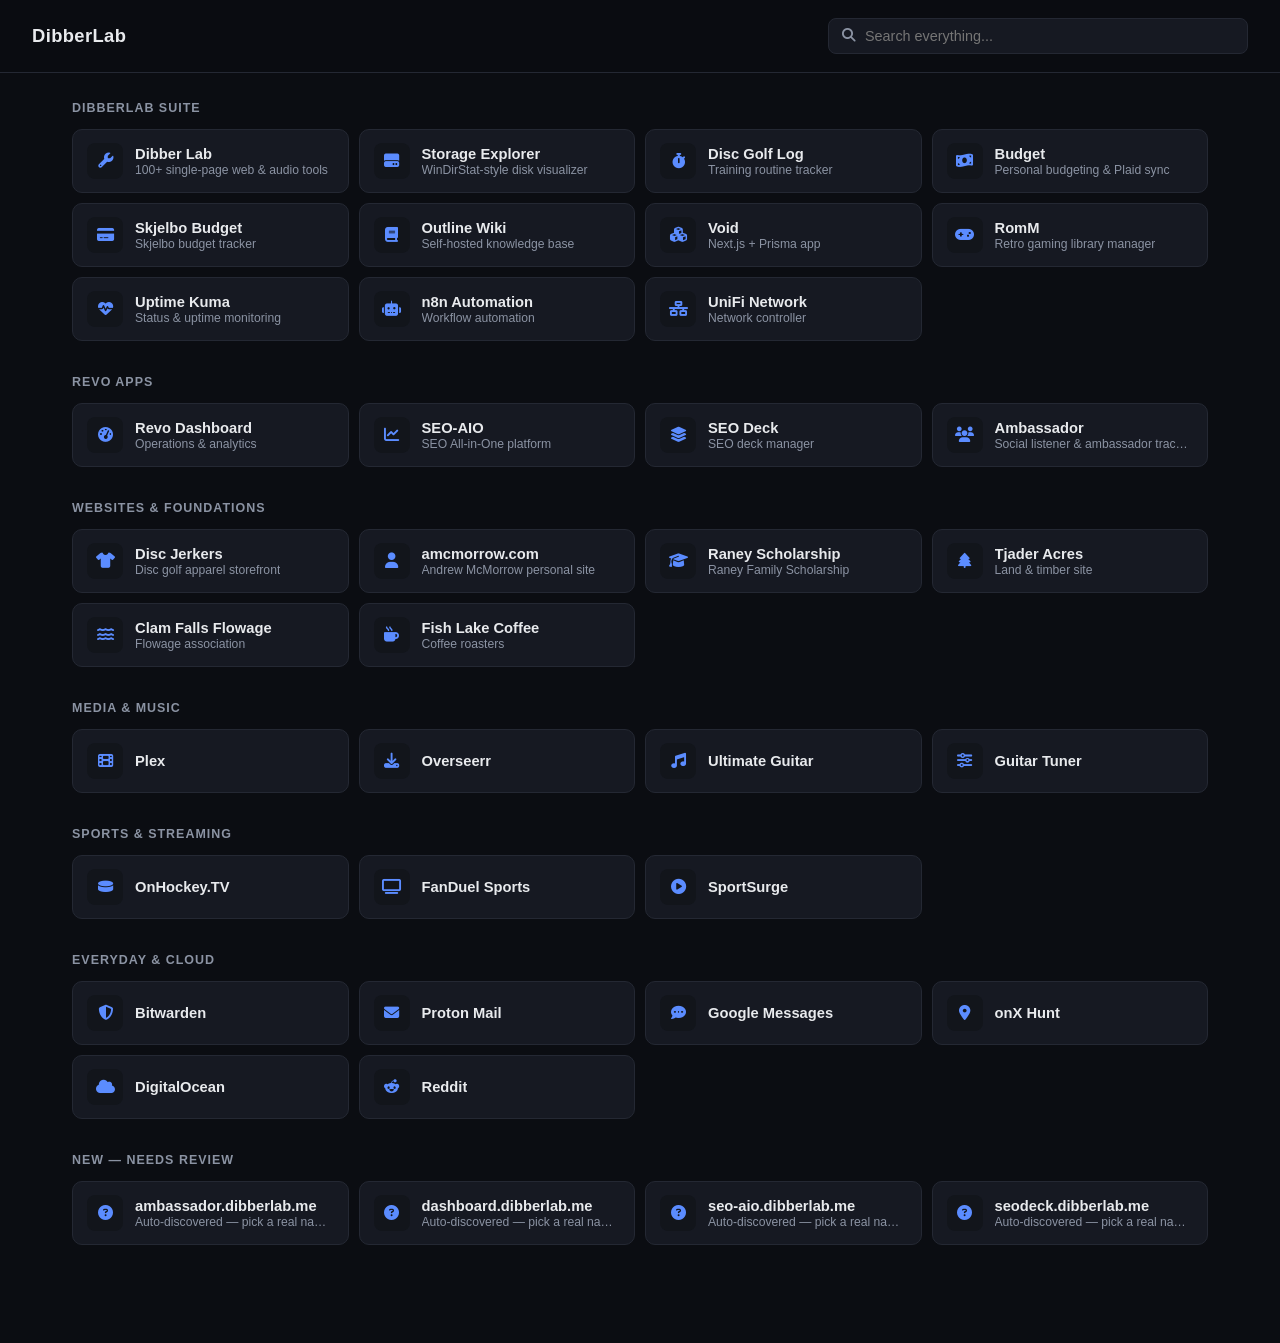
<file: public/index.html>
<!doctype html>
<html lang="en">
<head>
<meta charset="utf-8">
<meta name="viewport" content="width=device-width, initial-scale=1">
<title>DibberLab</title>
<link rel="stylesheet" href="https://cdnjs.cloudflare.com/ajax/libs/font-awesome/6.5.1/css/all.min.css">
<link rel="stylesheet" href="style.css">
</head>
<body>
  <header class="topbar">
    <div class="brand">DibberLab</div>
    <div class="search-wrap">
      <i class="fa-solid fa-magnifying-glass"></i>
      <input id="search" type="text" placeholder="Search everything..." autocomplete="off">
    </div>
  </header>

  <main id="main">
    <p class="loading">Loading...</p>
  </main>

  <script src="app.js"></script>
</body>
</html>
</file>
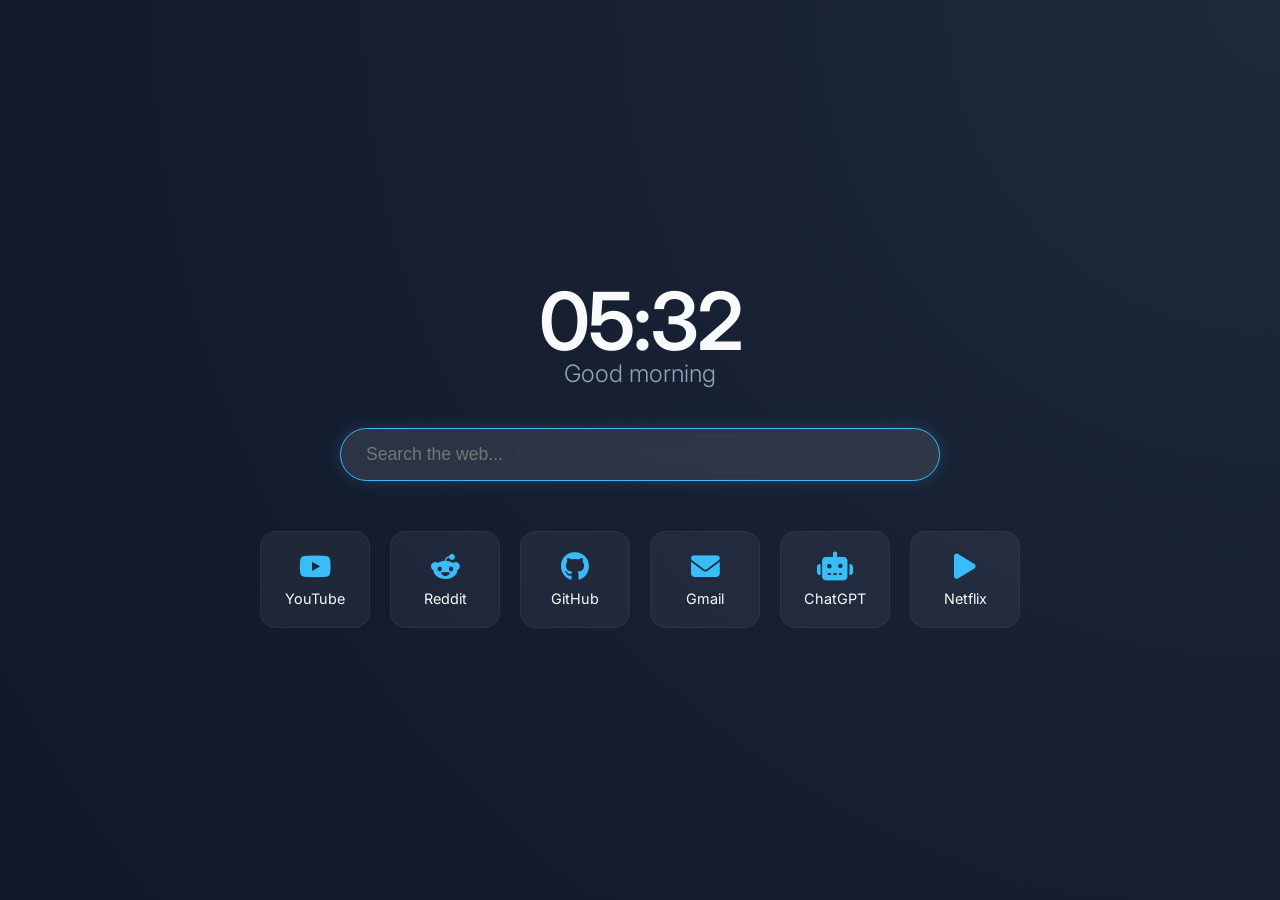
<file: OLD-index.html>
<!DOCTYPE html>
<html lang="en">
<head>
    <meta charset="UTF-8">
    <meta name="viewport" content="width=device-width, initial-scale=1.0">
    <title>New Tab</title>
    <link href="https://fonts.googleapis.com/css2?family=Inter:wght@300;400;600&display=swap" rel="stylesheet">
    <link rel="stylesheet" href="https://cdnjs.cloudflare.com/ajax/libs/font-awesome/6.4.0/css/all.min.css">
    
    <style>
        :root {
            /* Color Palette - Change these to customize */
            --bg-color: #0f172a;
            --card-bg: rgba(255, 255, 255, 0.05);
            --card-hover: rgba(255, 255, 255, 0.1);
            --text-main: #f8fafc;
            --text-muted: #94a3b8;
            --accent: #38bdf8;
        }

        * {
            box-sizing: border-box;
            margin: 0;
            padding: 0;
        }

        body {
            font-family: 'Inter', sans-serif;
            background-color: var(--bg-color);
            /* Subtle gradient background */
            background-image: radial-gradient(circle at top right, #1e293b, #0f172a);
            color: var(--text-main);
            height: 100vh;
            display: flex;
            flex-direction: column;
            align-items: center;
            justify-content: center;
            overflow: hidden;
        }

        /* Container */
        .container {
            width: 100%;
            max-width: 800px;
            padding: 20px;
            text-align: center;
        }

        /* Time and Greeting */
        .time-section {
            margin-bottom: 40px;
        }

        #clock {
            font-size: 5rem;
            font-weight: 600;
            letter-spacing: -2px;
            color: var(--text-main);
        }

        #greeting {
            font-size: 1.5rem;
            color: var(--text-muted);
            font-weight: 300;
            margin-top: -10px;
        }

        /* Search Bar */
        .search-container {
            margin-bottom: 50px;
            position: relative;
        }

        .search-bar {
            width: 100%;
            max-width: 600px;
            padding: 15px 25px;
            border-radius: 50px;
            border: 1px solid rgba(255,255,255,0.1);
            background: var(--card-bg);
            color: white;
            font-size: 1.1rem;
            outline: none;
            transition: all 0.3s ease;
            backdrop-filter: blur(10px);
        }

        .search-bar:focus {
            background: var(--card-hover);
            border-color: var(--accent);
            box-shadow: 0 0 15px rgba(56, 189, 248, 0.2);
        }

        /* Links Grid */
        .links-grid {
            display: grid;
            grid-template-columns: repeat(auto-fit, minmax(110px, 1fr));
            gap: 20px;
            width: 100%;
        }

        .link-card {
            background: var(--card-bg);
            padding: 20px;
            border-radius: 16px;
            text-decoration: none;
            color: var(--text-main);
            display: flex;
            flex-direction: column;
            align-items: center;
            justify-content: center;
            gap: 10px;
            transition: transform 0.2s, background 0.2s;
            border: 1px solid rgba(255,255,255,0.05);
        }

        .link-card:hover {
            transform: translateY(-5px);
            background: var(--card-hover);
            border-color: rgba(255,255,255,0.2);
        }

        .link-card i {
            font-size: 1.8rem;
            color: var(--accent);
        }

        .link-card span {
            font-size: 0.9rem;
            font-weight: 400;
        }

        /* Responsive adjustments */
        @media (max-width: 600px) {
            #clock { font-size: 3.5rem; }
            .grid { grid-template-columns: repeat(3, 1fr); }
        }
    </style>
</head>
<body>

    <div class="container">
        
        <div class="time-section">
            <div id="clock">00:00</div>
            <div id="greeting">Hello</div>
        </div>

        <form action="https://www.google.com/search" method="GET" class="search-container">
            <input type="text" name="q" class="search-bar" placeholder="Search the web..." autocomplete="off" autofocus>
        </form>

        <div class="links-grid">
            
            <a href="https://youtube.com" class="link-card">
                <i class="fa-brands fa-youtube"></i>
                <span>YouTube</span>
            </a>

            <a href="https://reddit.com" class="link-card">
                <i class="fa-brands fa-reddit-alien"></i>
                <span>Reddit</span>
            </a>

            <a href="https://github.com" class="link-card">
                <i class="fa-brands fa-github"></i>
                <span>GitHub</span>
            </a>

            <a href="https://mail.google.com" class="link-card">
                <i class="fa-solid fa-envelope"></i>
                <span>Gmail</span>
            </a>

            <a href="https://chatgpt.com" class="link-card">
                <i class="fa-solid fa-robot"></i>
                <span>ChatGPT</span>
            </a>

            <a href="https://netflix.com" class="link-card">
                <i class="fa-solid fa-play"></i>
                <span>Netflix</span>
            </a>

        </div>
    </div>

    <script>
        // Clock Functionality
        function updateClock() {
            const now = new Date();
            const hours = String(now.getHours()).padStart(2, '0');
            const minutes = String(now.getMinutes()).padStart(2, '0');
            document.getElementById('clock').textContent = `${hours}:${minutes}`;
            
            // Dynamic Greeting
            const hour = now.getHours();
            const greetingElement = document.getElementById('greeting');
            if (hour < 12) greetingElement.textContent = "Good morning";
            else if (hour < 18) greetingElement.textContent = "Good afternoon";
            else greetingElement.textContent = "Good evening";
        }

        setInterval(updateClock, 1000);
        updateClock(); // Run immediately on load
    </script>

</body>
</html>
</file>
<file: public/style.css>
:root {
  --bg: #0b0d12;
  --bg-alt: #12151b;
  --card: #161922;
  --card-hover: #1d2129;
  --border: #242833;
  --text: #e8eaed;
  --text-dim: #8b93a3;
  --accent: #5b8cff;
}

* { box-sizing: border-box; }

body {
  margin: 0;
  background: var(--bg);
  color: var(--text);
  font-family: -apple-system, BlinkMacSystemFont, "Segoe UI", Inter, Roboto, sans-serif;
  -webkit-font-smoothing: antialiased;
}

.topbar {
  position: sticky;
  top: 0;
  z-index: 10;
  display: flex;
  align-items: center;
  justify-content: space-between;
  gap: 24px;
  padding: 18px 32px;
  background: rgba(11, 13, 18, 0.9);
  backdrop-filter: blur(8px);
  border-bottom: 1px solid var(--border);
}

.brand {
  font-size: 1.15rem;
  font-weight: 700;
  letter-spacing: 0.02em;
}

.search-wrap {
  position: relative;
  flex: 1;
  max-width: 420px;
  display: flex;
  align-items: center;
}

.search-wrap i {
  position: absolute;
  left: 14px;
  color: var(--text-dim);
  font-size: 0.85rem;
  pointer-events: none;
}

.search-wrap input {
  width: 100%;
  background: var(--card);
  border: 1px solid var(--border);
  color: var(--text);
  border-radius: 8px;
  padding: 9px 14px 9px 36px;
  font-size: 0.9rem;
  outline: none;
  transition: border-color 0.15s ease;
}

.search-wrap input:focus {
  border-color: var(--accent);
}

main {
  max-width: 1200px;
  margin: 0 auto;
  padding: 28px 32px 64px;
}

.group {
  margin-bottom: 34px;
}

.card[hidden],
.group[hidden] {
  display: none;
}

.group h2 {
  font-size: 0.78rem;
  font-weight: 700;
  text-transform: uppercase;
  letter-spacing: 0.08em;
  color: var(--text-dim);
  margin: 0 0 14px;
}

.grid {
  display: grid;
  grid-template-columns: repeat(auto-fill, minmax(230px, 1fr));
  gap: 10px;
}

.card {
  display: flex;
  align-items: center;
  gap: 12px;
  height: 64px;
  padding: 0 14px;
  background: var(--card);
  border: 1px solid var(--border);
  border-radius: 10px;
  text-decoration: none;
  color: var(--text);
  transition: background 0.15s ease, border-color 0.15s ease, transform 0.1s ease;
  overflow: hidden;
}

.card:hover {
  background: var(--card-hover);
  border-color: var(--accent);
  transform: translateY(-1px);
}

.icon {
  flex-shrink: 0;
  width: 36px;
  height: 36px;
  display: flex;
  align-items: center;
  justify-content: center;
  background: var(--bg-alt);
  border-radius: 8px;
  color: var(--accent);
  font-size: 0.95rem;
}

.text {
  display: flex;
  flex-direction: column;
  min-width: 0;
  justify-content: center;
}

.name {
  font-size: 0.92rem;
  font-weight: 600;
  white-space: nowrap;
  overflow: hidden;
  text-overflow: ellipsis;
}

.sub {
  font-size: 0.76rem;
  color: var(--text-dim);
  white-space: nowrap;
  overflow: hidden;
  text-overflow: ellipsis;
  margin-top: 1px;
}

.empty,
.loading {
  color: var(--text-dim);
  text-align: center;
  padding: 40px 0;
}

.group.is-new h2 {
  color: var(--accent);
}

@media (max-width: 560px) {
  .topbar { padding: 14px 18px; gap: 14px; }
  main { padding: 20px 18px 48px; }
  .grid { grid-template-columns: repeat(auto-fill, minmax(160px, 1fr)); }
}
</file>
